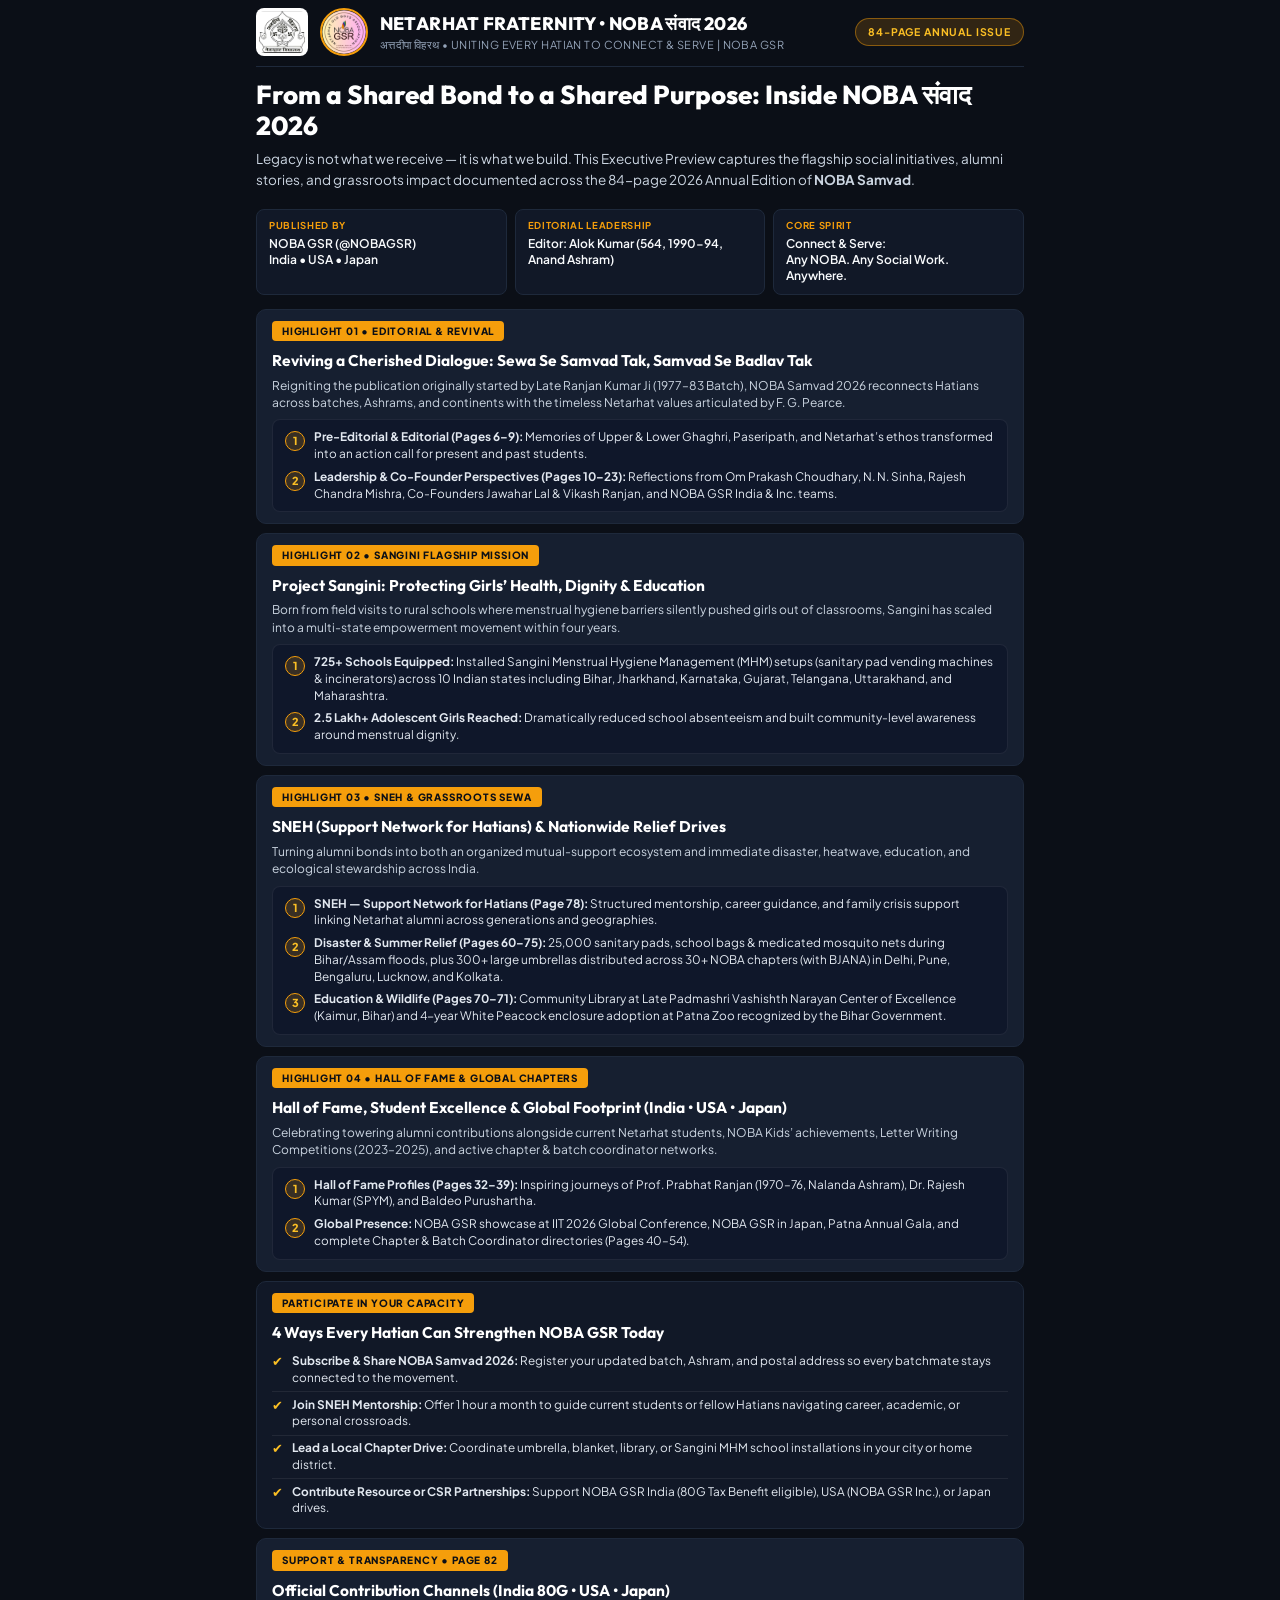
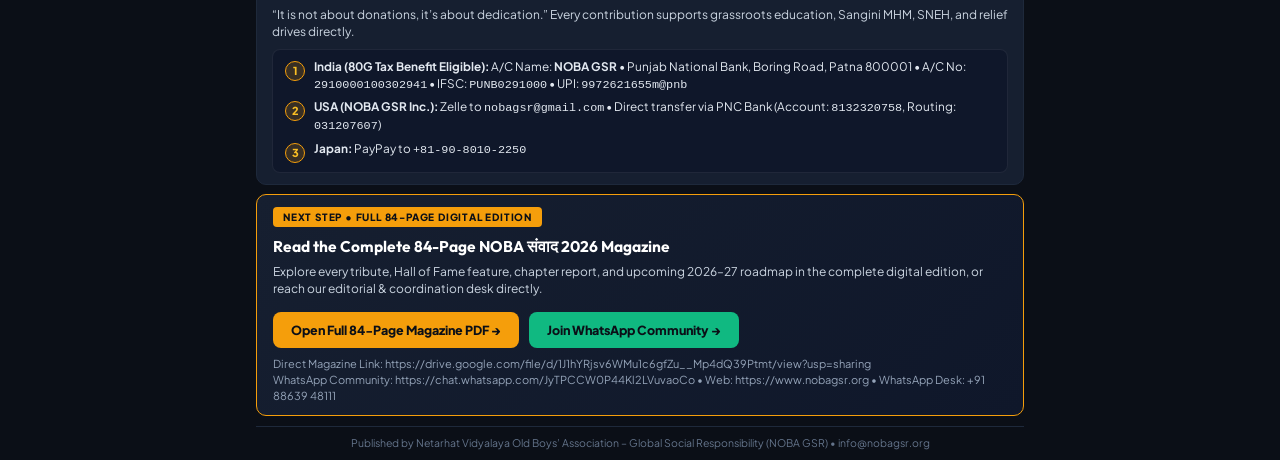
<file: highlights.html>
<!DOCTYPE html>
<html lang="en">
<head>
  <meta charset="UTF-8">
  <meta name="viewport" content="width=device-width, initial-scale=1.0">
  <title>NOBA संवाद 2026 — Official Highlights &amp; Impact Preview | NOBA GSR</title>
  <link rel="preconnect" href="https://fonts.googleapis.com">
  <link rel="preconnect" href="https://fonts.gstatic.com" crossorigin>
  <link href="https://fonts.googleapis.com/css2?family=Outfit:wght@600;700;800&family=Plus+Jakarta+Sans:wght@400;500;600;700&display=swap" rel="stylesheet">
  <style>
    @page {
      size: A4 portrait;
      margin: 14mm 16mm;
      background-color: #0b0f17;
    }

    * {
      box-sizing: border-box;
      margin: 0;
      padding: 0;
    }

    html, body {
      background-color: #0b0f17;
      color: #f8fafc;
      font-family: 'Plus Jakarta Sans', system-ui, -apple-system, sans-serif;
      font-size: 12.2px;
      line-height: 1.45;
      -webkit-print-color-adjust: exact !important;
      print-color-adjust: exact !important;
    }

    .doc-container {
      max-width: 780px;
      margin: 0 auto;
      padding: 8px 6px 12px;
    }

    .exec-header {
      display: flex;
      align-items: center;
      justify-content: space-between;
      border-bottom: 1px solid #1e293b;
      padding-bottom: 10px;
      margin-bottom: 12px;
      gap: 14px;
    }

    .exec-brand {
      display: flex;
      align-items: center;
      gap: 12px;
    }

    .exec-brand img {
      width: 48px;
      height: 48px;
      border-radius: 50%;
      border: 2px solid #f59e0b;
    }

    .exec-brand-title {
      font-family: 'Outfit', sans-serif;
      font-size: 18px;
      font-weight: 800;
      color: #ffffff;
      letter-spacing: 0.02em;
    }

    .exec-brand-sub {
      font-size: 11px;
      color: #94a3b8;
      letter-spacing: 0.04em;
      text-transform: uppercase;
    }

    .exec-pill {
      background: rgba(245, 158, 11, 0.16);
      border: 1px solid rgba(245, 158, 11, 0.45);
      color: #fbbf24;
      font-size: 10.5px;
      font-weight: 700;
      text-transform: uppercase;
      letter-spacing: 0.08em;
      padding: 5px 12px;
      border-radius: 999px;
      white-space: nowrap;
    }

    .hero-banner {
      margin-bottom: 18px;
      break-inside: avoid !important;
      page-break-inside: avoid !important;
    }

    h1 {
      font-family: 'Outfit', sans-serif;
      font-size: 26px;
      font-weight: 800;
      color: #ffffff;
      line-height: 1.2;
      margin-bottom: 8px;
      break-after: avoid !important;
    }

    .hero-sub {
      color: #cbd5e1;
      font-size: 13.5px;
      line-height: 1.55;
    }

    .meta-grid {
      display: grid;
      grid-template-columns: repeat(3, 1fr);
      gap: 8px;
      margin: 10px 0 14px;
      break-inside: avoid !important;
      page-break-inside: avoid !important;
    }

    .meta-card {
      background: #111827;
      border: 1px solid #1e293b;
      border-radius: 8px;
      padding: 9px 12px;
    }

    .meta-label {
      font-size: 9.5px;
      font-weight: 700;
      text-transform: uppercase;
      letter-spacing: 0.07em;
      color: #f59e0b;
      margin-bottom: 3px;
    }

    .meta-val {
      font-size: 12px;
      font-weight: 600;
      color: #f8fafc;
      line-height: 1.35;
    }

    .system-block {
      background: #161f30;
      border: 1px solid #1e293b;
      border-radius: 10px;
      padding: 11px 15px;
      margin-bottom: 9px;
      break-inside: avoid !important;
      page-break-inside: avoid !important;
    }

    .system-tag {
      display: inline-block;
      background: #f59e0b;
      color: #0b0f17;
      font-size: 10px;
      font-weight: 800;
      text-transform: uppercase;
      letter-spacing: 0.08em;
      padding: 3px 10px;
      border-radius: 4px;
      margin-bottom: 8px;
    }

    h2 {
      font-family: 'Outfit', sans-serif;
      font-size: 15.5px;
      font-weight: 700;
      color: #ffffff;
      margin-bottom: 5px;
      break-after: avoid !important;
    }

    .block-desc {
      color: #cbd5e1;
      font-size: 12px;
      margin-bottom: 8px;
    }

    .action-box {
      background: #0f172a;
      border: 1px solid rgba(255, 255, 255, 0.07);
      border-radius: 8px;
      padding: 9px 12px;
    }

    .step-item {
      display: flex;
      align-items: flex-start;
      gap: 9px;
      margin-bottom: 6px;
    }

    .step-item:last-child {
      margin-bottom: 0;
    }

    .step-badge {
      flex-shrink: 0;
      width: 20px;
      height: 20px;
      border-radius: 50%;
      background: rgba(245, 158, 11, 0.18);
      border: 1px solid #f59e0b;
      color: #fbbf24;
      font-size: 11px;
      font-weight: 800;
      display: inline-flex;
      align-items: center;
      justify-content: center;
      margin-top: 2px;
    }

    .step-text {
      font-size: 11.8px;
      color: #e2e8f0;
      line-height: 1.42;
    }

    .checklist-card {
      background: #111827;
      border: 1px solid #1e293b;
      border-radius: 10px;
      padding: 11px 15px;
      margin-top: 8px;
      margin-bottom: 9px;
      break-inside: avoid !important;
      page-break-inside: avoid !important;
    }

    .checklist-row {
      display: flex;
      align-items: flex-start;
      gap: 9px;
      padding: 4.5px 0;
      border-bottom: 1px solid rgba(255, 255, 255, 0.07);
    }

    .checklist-row:last-child {
      border-bottom: none;
      padding-bottom: 0;
    }

    .check-gold {
      color: #fbbf24;
      font-weight: 800;
      font-size: 13px;
      line-height: 1.35;
    }

    .cta-card {
      background: linear-gradient(135deg, #161f30 0%, #0f172a 100%);
      border: 1.5px solid #f59e0b;
      border-radius: 10px;
      padding: 12px 16px;
      margin-top: 8px;
      break-inside: avoid !important;
      page-break-inside: avoid !important;
    }

    .cta-btn {
      display: inline-block;
      margin-top: 8px;
      background: #f59e0b;
      color: #0b0f17;
      font-weight: 800;
      font-size: 12.5px;
      text-decoration: none;
      padding: 9px 18px;
      border-radius: 8px;
    }

    .printable-link {
      margin-top: 8px;
      font-size: 11px;
      color: #94a3b8;
      overflow-wrap: anywhere;
    }

    .doc-footer {
      margin-top: 10px;
      padding-top: 8px;
      border-top: 1px solid #1e293b;
      text-align: center;
      font-size: 10.5px;
      color: #64748b;
    }

    @media print {
      .no-print { display: none; }
    }
  </style>
</head>
<body>
  <div class="doc-container">
    <header class="exec-header">
      <div class="exec-brand">
        <img src="assets/netarhat-crest.png" alt="Netarhat Vidyalaya Crest" style="border-radius: 8px; border: none; background: #ffffff; padding: 3px; width: auto; height: 48px;">
        <img src="assets/noba-gsr-logo.png" alt="NOBA GSR Logo">
        <div>
          <div class="exec-brand-title">NETARHAT FRATERNITY &bull; NOBA संवाद 2026</div>
          <div class="exec-brand-sub">अत्तदीपा विहरथ &bull; Uniting Every Hatian to Connect &amp; Serve | NOBA GSR</div>
        </div>
      </div>
      <div class="exec-pill">84-Page Annual Issue</div>
    </header>

    <section class="hero-banner">
      <h1>From a Shared Bond to a Shared Purpose: Inside NOBA संवाद 2026</h1>
      <p class="hero-sub">
        Legacy is not what we receive &mdash; it is what we build. This Executive Preview captures the flagship social initiatives, alumni stories, and grassroots impact documented across the 84-page 2026 Annual Edition of <strong>NOBA Samvad</strong>.
      </p>
    </section>

    <section class="meta-grid">
      <div class="meta-card">
        <div class="meta-label">Published By</div>
        <div class="meta-val">NOBA GSR (@NOBAGSR)<br>India &bull; USA &bull; Japan</div>
      </div>
      <div class="meta-card">
        <div class="meta-label">Editorial Leadership</div>
        <div class="meta-val">Editor: Alok Kumar (564, 1990-94, Anand Ashram)</div>
      </div>
      <div class="meta-card">
        <div class="meta-label">Core Spirit</div>
        <div class="meta-val">Connect &amp; Serve:<br>Any NOBA. Any Social Work. Anywhere.</div>
      </div>
    </section>

    <article class="system-block">
      <span class="system-tag">HIGHLIGHT 01 &bull; EDITORIAL &amp; REVIVAL</span>
      <h2>Reviving a Cherished Dialogue: Sewa Se Samvad Tak, Samvad Se Badlav Tak</h2>
      <p class="block-desc">
        Reigniting the publication originally started by Late Ranjan Kumar Ji (1977&ndash;83 Batch), NOBA Samvad 2026 reconnects Hatians across batches, Ashrams, and continents with the timeless Netarhat values articulated by F. G. Pearce.
      </p>
      <div class="action-box">
        <div class="step-item">
          <span class="step-badge">1</span>
          <div class="step-text"><strong>Pre-Editorial &amp; Editorial (Pages 6&ndash;9):</strong> Memories of Upper &amp; Lower Ghaghri, Paseripath, and Netarhat&rsquo;s ethos transformed into an action call for present and past students.</div>
        </div>
        <div class="step-item">
          <span class="step-badge">2</span>
          <div class="step-text"><strong>Leadership &amp; Co-Founder Perspectives (Pages 10&ndash;23):</strong> Reflections from Om Prakash Choudhary, N. N. Sinha, Rajesh Chandra Mishra, Co-Founders Jawahar Lal &amp; Vikash Ranjan, and NOBA GSR India &amp; Inc. teams.</div>
        </div>
      </div>
    </article>

    <article class="system-block">
      <span class="system-tag">HIGHLIGHT 02 &bull; SANGINI FLAGSHIP MISSION</span>
      <h2>Project Sangini: Protecting Girls&rsquo; Health, Dignity &amp; Education</h2>
      <p class="block-desc">
        Born from field visits to rural schools where menstrual hygiene barriers silently pushed girls out of classrooms, Sangini has scaled into a multi-state empowerment movement within four years.
      </p>
      <div class="action-box">
        <div class="step-item">
          <span class="step-badge">1</span>
          <div class="step-text"><strong>725+ Schools Equipped:</strong> Installed Sangini Menstrual Hygiene Management (MHM) setups (sanitary pad vending machines &amp; incinerators) across 10 Indian states including Bihar, Jharkhand, Karnataka, Gujarat, Telangana, Uttarakhand, and Maharashtra.</div>
        </div>
        <div class="step-item">
          <span class="step-badge">2</span>
          <div class="step-text"><strong>2.5 Lakh+ Adolescent Girls Reached:</strong> Dramatically reduced school absenteeism and built community-level awareness around menstrual dignity.</div>
        </div>
      </div>
    </article>

    <article class="system-block">
      <span class="system-tag">HIGHLIGHT 03 &bull; SNEH &amp; GRASSROOTS SEWA</span>
      <h2>SNEH (Support Network for Hatians) &amp; Nationwide Relief Drives</h2>
      <p class="block-desc">
        Turning alumni bonds into both an organized mutual-support ecosystem and immediate disaster, heatwave, education, and ecological stewardship across India.
      </p>
      <div class="action-box">
        <div class="step-item">
          <span class="step-badge">1</span>
          <div class="step-text"><strong>SNEH &mdash; Support Network for Hatians (Page 78):</strong> Structured mentorship, career guidance, and family crisis support linking Netarhat alumni across generations and geographies.</div>
        </div>
        <div class="step-item">
          <span class="step-badge">2</span>
          <div class="step-text"><strong>Disaster &amp; Summer Relief (Pages 60&ndash;75):</strong> 25,000 sanitary pads, school bags &amp; medicated mosquito nets during Bihar/Assam floods, plus 300+ large umbrellas distributed across 30+ NOBA chapters (with BJANA) in Delhi, Pune, Bengaluru, Lucknow, and Kolkata.</div>
        </div>
        <div class="step-item">
          <span class="step-badge">3</span>
          <div class="step-text"><strong>Education &amp; Wildlife (Pages 70&ndash;71):</strong> Community Library at Late Padmashri Vashishth Narayan Center of Excellence (Kaimur, Bihar) and 4-year White Peacock enclosure adoption at Patna Zoo recognized by the Bihar Government.</div>
        </div>
      </div>
    </article>

    <article class="system-block">
      <span class="system-tag">HIGHLIGHT 04 &bull; HALL OF FAME &amp; GLOBAL CHAPTERS</span>
      <h2>Hall of Fame, Student Excellence &amp; Global Footprint (India &bull; USA &bull; Japan)</h2>
      <p class="block-desc">
        Celebrating towering alumni contributions alongside current Netarhat students, NOBA Kids&rsquo; achievements, Letter Writing Competitions (2023&ndash;2025), and active chapter &amp; batch coordinator networks.
      </p>
      <div class="action-box">
        <div class="step-item">
          <span class="step-badge">1</span>
          <div class="step-text"><strong>Hall of Fame Profiles (Pages 32&ndash;39):</strong> Inspiring journeys of Prof. Prabhat Ranjan (1970&ndash;76, Nalanda Ashram), Dr. Rajesh Kumar (SPYM), and Baldeo Purushartha.</div>
        </div>
        <div class="step-item">
          <span class="step-badge">2</span>
          <div class="step-text"><strong>Global Presence:</strong> NOBA GSR showcase at IIT 2026 Global Conference, NOBA GSR in Japan, Patna Annual Gala, and complete Chapter &amp; Batch Coordinator directories (Pages 40&ndash;54).</div>
        </div>
      </div>
    </article>

    <section class="checklist-card">
      <span class="system-tag">PARTICIPATE IN YOUR CAPACITY</span>
      <h2>4 Ways Every Hatian Can Strengthen NOBA GSR Today</h2>
      <div class="checklist-row">
        <span class="check-gold">&#10004;</span>
        <div class="step-text"><strong>Subscribe &amp; Share NOBA Samvad 2026:</strong> Register your updated batch, Ashram, and postal address so every batchmate stays connected to the movement.</div>
      </div>
      <div class="checklist-row">
        <span class="check-gold">&#10004;</span>
        <div class="step-text"><strong>Join SNEH Mentorship:</strong> Offer 1 hour a month to guide current students or fellow Hatians navigating career, academic, or personal crossroads.</div>
      </div>
      <div class="checklist-row">
        <span class="check-gold">&#10004;</span>
        <div class="step-text"><strong>Lead a Local Chapter Drive:</strong> Coordinate umbrella, blanket, library, or Sangini MHM school installations in your city or home district.</div>
      </div>
      <div class="checklist-row">
        <span class="check-gold">&#10004;</span>
        <div class="step-text"><strong>Contribute Resource or CSR Partnerships:</strong> Support NOBA GSR India (80G Tax Benefit eligible), USA (NOBA GSR Inc.), or Japan drives.</div>
      </div>
    </section>

    <article class="system-block">
      <span class="system-tag">SUPPORT &amp; TRANSPARENCY &bull; PAGE 82</span>
      <h2>Official Contribution Channels (India 80G &bull; USA &bull; Japan)</h2>
      <p class="block-desc">
        &ldquo;It is not about donations, it&rsquo;s about dedication.&rdquo; Every contribution supports grassroots education, Sangini MHM, SNEH, and relief drives directly.
      </p>
      <div class="action-box">
        <div class="step-item">
          <span class="step-badge">1</span>
          <div class="step-text"><strong>India (80G Tax Benefit Eligible):</strong> A/C Name: <strong>NOBA GSR</strong> &bull; Punjab National Bank, Boring Road, Patna 800001 &bull; A/C No: <code>2910000100302941</code> &bull; IFSC: <code>PUNB0291000</code> &bull; UPI: <code>9972621655m@pnb</code></div>
        </div>
        <div class="step-item">
          <span class="step-badge">2</span>
          <div class="step-text"><strong>USA (NOBA GSR Inc.):</strong> Zelle to <code>nobagsr@gmail.com</code> &bull; Direct transfer via PNC Bank (Account: <code>8132320758</code>, Routing: <code>031207607</code>)</div>
        </div>
        <div class="step-item">
          <span class="step-badge">3</span>
          <div class="step-text"><strong>Japan:</strong> PayPay to <code>+81-90-8010-2250</code></div>
        </div>
      </div>
    </article>

    <section class="cta-card">
      <span class="system-tag">NEXT STEP &bull; FULL 84-PAGE DIGITAL EDITION</span>
      <h2>Read the Complete 84-Page NOBA संवाद 2026 Magazine</h2>
      <p class="block-desc" style="margin-bottom: 6px;">
        Explore every tribute, Hall of Fame feature, chapter report, and upcoming 2026&ndash;27 roadmap in the complete digital edition, or reach our editorial &amp; coordination desk directly.
      </p>
      <a href="https://drive.google.com/file/d/1J1hYRjsv6WMu1c6gfZu__Mp4dQ39Ptmt/view?usp=sharing" target="_blank" class="cta-btn">Open Full 84-Page Magazine PDF &rarr;</a>
      <a href="https://chat.whatsapp.com/JyTPCCW0P44Kl2LVuvaoCo" target="_blank" class="cta-btn" style="background: #10b981; margin-left: 8px;">Join WhatsApp Community &rarr;</a>
      <p class="printable-link">
        Direct Magazine Link: https://drive.google.com/file/d/1J1hYRjsv6WMu1c6gfZu__Mp4dQ39Ptmt/view?usp=sharing<br>
        WhatsApp Community: https://chat.whatsapp.com/JyTPCCW0P44Kl2LVuvaoCo &bull; Web: https://www.nobagsr.org &bull; WhatsApp Desk: +91 88639 48111
      </p>
    </section>

    <footer class="doc-footer">
      Published by Netarhat Vidyalaya Old Boys&rsquo; Association &ndash; Global Social Responsibility (NOBA GSR) &bull; info@nobagsr.org
    </footer>
  </div>
</body>
</html>
</file>
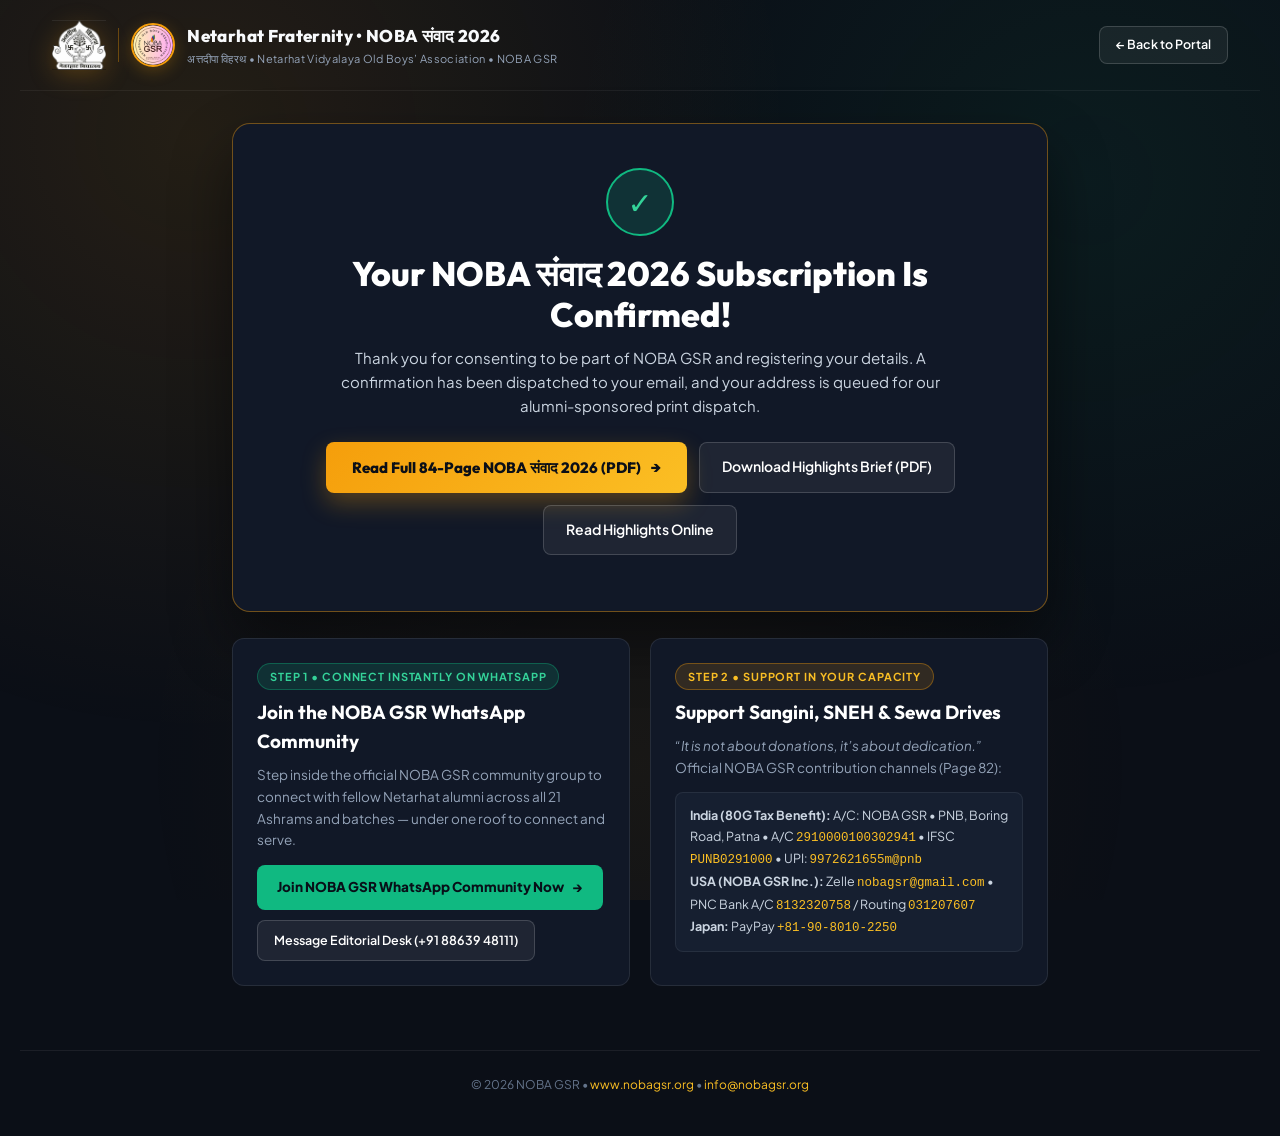
<file: thank-you.html>
<!DOCTYPE html>
<html lang="en">
<head>
  <meta charset="UTF-8">
  <meta name="viewport" content="width=device-width, initial-scale=1.0">
  <title>Subscription Confirmed | NOBA संवाद 2026 &bull; NOBA GSR</title>
  <link rel="preconnect" href="https://fonts.googleapis.com">
  <link rel="preconnect" href="https://fonts.gstatic.com" crossorigin>
  <link href="https://fonts.googleapis.com/css2?family=Outfit:wght@600;700;800&family=Plus+Jakarta+Sans:wght@400;500;600;700&display=swap" rel="stylesheet">
  <link rel="stylesheet" href="style.css?v=4">
  <style>
    .ty-wrapper {
      max-width: 880px;
      margin: 0 auto;
      padding: 32px clamp(16px, 4vw, 32px) 64px;
      position: relative;
      z-index: 1;
    }

    .ty-card {
      background: var(--bg-surface);
      border: 1px solid var(--border-gold);
      border-radius: var(--radius-lg);
      padding: clamp(26px, 4vw, 44px);
      text-align: center;
      box-shadow: 0 30px 60px rgba(0, 0, 0, 0.45);
    }

    .check-badge {
      width: 68px;
      height: 68px;
      border-radius: 50%;
      background: rgba(16, 185, 129, 0.16);
      border: 2px solid var(--accent-emerald);
      color: #34d399;
      display: inline-flex;
      align-items: center;
      justify-content: center;
      font-size: 30px;
      margin-bottom: 18px;
    }

    .ty-title {
      font-family: var(--font-display);
      font-size: clamp(24px, 3.8vw, 34px);
      font-weight: 800;
      color: #ffffff;
      line-height: 1.2;
      margin-bottom: 10px;
    }

    .ty-sub {
      font-size: 15px;
      color: var(--text-secondary);
      max-width: 650px;
      margin: 0 auto 24px;
      line-height: 1.6;
    }

    .summary-strip {
      background: var(--bg-card);
      border: 1px solid var(--border-subtle);
      border-radius: var(--radius-md);
      padding: 16px 20px;
      margin: 0 auto 26px;
      text-align: left;
      display: grid;
      grid-template-columns: repeat(2, 1fr);
      gap: 10px 20px;
      font-size: 13px;
      color: var(--text-secondary);
    }

    .summary-strip strong {
      color: var(--accent-gold-bright);
    }

    .cta-group {
      display: flex;
      flex-wrap: wrap;
      justify-content: center;
      gap: 12px;
      margin-bottom: 12px;
    }

    .btn-primary-gold {
      display: inline-flex;
      align-items: center;
      justify-content: center;
      gap: 10px;
      background: linear-gradient(135deg, #f59e0b 0%, #fbbf24 100%);
      color: #0b0f17;
      font-family: var(--font-display);
      font-weight: 800;
      font-size: 15px;
      padding: 14px 26px;
      border-radius: var(--radius-sm);
      text-decoration: none;
      box-shadow: 0 10px 25px rgba(245, 158, 11, 0.3);
      transition: transform 0.2s var(--ease-spring);
    }

    .btn-primary-gold:hover {
      transform: translateY(-2px);
    }

    .btn-secondary-dark {
      display: inline-flex;
      align-items: center;
      justify-content: center;
      gap: 8px;
      background: rgba(255, 255, 255, 0.06);
      border: 1px solid rgba(255, 255, 255, 0.16);
      color: #ffffff;
      font-weight: 600;
      font-size: 14px;
      padding: 13px 22px;
      border-radius: var(--radius-sm);
      text-decoration: none;
      transition: border-color 0.2s ease, background 0.2s ease;
    }

    .btn-secondary-dark:hover {
      border-color: var(--accent-gold);
      background: rgba(245, 158, 11, 0.08);
    }

    .ty-grid-2 {
      display: grid;
      grid-template-columns: 1fr 1fr;
      gap: 20px;
      margin-top: 26px;
      text-align: left;
    }

    .ty-panel {
      background: var(--bg-surface);
      border: 1px solid var(--border-subtle);
      border-radius: var(--radius-md);
      padding: 24px;
    }

    .ty-panel h3 {
      font-family: var(--font-display);
      font-size: 19px;
      font-weight: 700;
      color: #ffffff;
      margin: 8px 0 8px;
    }

    .ty-panel p {
      font-size: 13.5px;
      color: var(--text-muted);
      line-height: 1.6;
      margin-bottom: 14px;
    }

    .btn-whatsapp {
      display: inline-flex;
      align-items: center;
      gap: 8px;
      background: #10b981;
      color: #080f18;
      font-weight: 800;
      font-size: 13.5px;
      padding: 12px 20px;
      border-radius: var(--radius-sm);
      text-decoration: none;
      transition: transform 0.2s var(--ease-spring);
    }

    .btn-whatsapp:hover {
      transform: translateY(-2px);
    }

    .support-details {
      background: var(--bg-card);
      border: 1px solid rgba(255, 255, 255, 0.07);
      border-radius: var(--radius-sm);
      padding: 12px 14px;
      font-size: 12.5px;
      color: var(--text-secondary);
      line-height: 1.65;
    }

    .support-details code {
      color: var(--accent-gold-bright);
      font-family: monospace;
    }

    @media (max-width: 760px) {
      .summary-strip,
      .ty-grid-2 {
        grid-template-columns: 1fr;
      }
    }
  </style>
</head>
<body>
  <div class="bg-glow"></div>

  <header class="site-header">
    <a href="index.html" class="brand-lockup">
      <img src="assets/netarhat-crest.png" alt="Netarhat Vidyalaya Crest" class="crest-logo">
      <span class="brand-divider" aria-hidden="true"></span>
      <img src="assets/noba-gsr-logo.png" alt="NOBA GSR Emblem" class="brand-logo">
      <div class="brand-text-group">
        <span class="brand-title">Netarhat Fraternity &bull; NOBA संवाद 2026</span>
        <span class="brand-subtitle">अत्तदीपा विहरथ &bull; Netarhat Vidyalaya Old Boys&rsquo; Association &bull; NOBA GSR</span>
      </div>
    </a>
    <div class="header-actions">
      <a href="index.html" class="btn-secondary-dark" style="padding: 8px 16px; font-size: 12.5px;">&larr; Back to Portal</a>
    </div>
  </header>

  <main class="ty-wrapper">
    <section class="ty-card">
      <div class="check-badge">&#10003;</div>
      <h1 class="ty-title" id="ty-headline">Your NOBA संवाद 2026 Subscription Is Confirmed!</h1>
      <p class="ty-sub" id="ty-subline">
        Thank you for consenting to be part of NOBA GSR and registering your details. A confirmation has been dispatched to your email, and your address is queued for our alumni-sponsored print dispatch.
      </p>

      <div id="subscriber-summary" class="summary-strip" style="display: none;"></div>

      <div class="cta-group">
        <a href="https://drive.google.com/file/d/1J1hYRjsv6WMu1c6gfZu__Mp4dQ39Ptmt/view?usp=sharing" target="_blank" rel="noopener" class="btn-primary-gold">
          <span>Read Full 84-Page NOBA संवाद 2026 (PDF)</span>
          <span>&rarr;</span>
        </a>
        <a href="noba-samvad-2026-highlights.pdf" download="NOBA-Samvad-2026-Highlights.pdf" class="btn-secondary-dark">
          <span>Download Highlights Brief (PDF)</span>
        </a>
        <a href="highlights.html" target="_blank" class="btn-secondary-dark">
          <span>Read Highlights Online</span>
        </a>
      </div>
    </section>

    <section class="ty-grid-2">
      <article class="ty-panel">
        <span class="optin-badge" style="margin-bottom: 0;">Step 1 &bull; Connect Instantly on WhatsApp</span>
        <h3>Join the NOBA GSR WhatsApp Community</h3>
        <p>
          Step inside the official NOBA GSR community group to connect with fellow Netarhat alumni across all 21 Ashrams and batches &mdash; under one roof to connect and serve.
        </p>
        <div style="display: flex; flex-direction: column; gap: 10px; align-items: flex-start;">
          <a href="https://chat.whatsapp.com/JyTPCCW0P44Kl2LVuvaoCo" target="_blank" rel="noopener" class="btn-whatsapp">
            <span>Join NOBA GSR WhatsApp Community Now</span>
            <span>&rarr;</span>
          </a>
          <a id="whatsapp-connect-btn" href="https://wa.me/918863948111?text=Namaste%20NOBA%20GSR%20Team!%20I%20just%20subscribed%20to%20NOBA%20Samvad%202026%20and%20would%20love%20to%20connect." target="_blank" rel="noopener" class="btn-secondary-dark" style="font-size: 12.5px; padding: 10px 16px;">
            <span>Message Editorial Desk (+91 88639 48111)</span>
          </a>
        </div>
      </article>

      <article class="ty-panel">
        <span class="optin-badge" style="background: rgba(245, 158, 11, 0.14); border-color: rgba(245, 158, 11, 0.35); color: #fbbf24; margin-bottom: 0;">Step 2 &bull; Support in Your Capacity</span>
        <h3>Support Sangini, SNEH &amp; Sewa Drives</h3>
        <p>
          <em>&ldquo;It is not about donations, it&rsquo;s about dedication.&rdquo;</em> Official NOBA GSR contribution channels (Page 82):
        </p>
        <div class="support-details">
          <strong>India (80G Tax Benefit):</strong> A/C: NOBA GSR &bull; PNB, Boring Road, Patna &bull; A/C <code>2910000100302941</code> &bull; IFSC <code>PUNB0291000</code> &bull; UPI: <code>9972621655m@pnb</code><br>
          <strong>USA (NOBA GSR Inc.):</strong> Zelle <code>nobagsr@gmail.com</code> &bull; PNC Bank A/C <code>8132320758</code> / Routing <code>031207607</code><br>
          <strong>Japan:</strong> PayPay <code>+81-90-8010-2250</code>
        </div>
      </article>
    </section>
  </main>

  <footer class="site-footer">
    <p>&copy; 2026 NOBA GSR &bull; <a href="https://www.nobagsr.org" target="_blank" rel="noopener">www.nobagsr.org</a> &bull; <a href="mailto:info@nobagsr.org">info@nobagsr.org</a></p>
  </footer>

  <script>
    document.addEventListener('DOMContentLoaded', function () {
      try {
        const raw = localStorage.getItem('noba_samvad_subscriber');
        if (!raw) return;
        const data = JSON.parse(raw);

        const headline = document.getElementById('ty-headline');
        if (headline && data.name) {
          headline.textContent = 'Thank You, ' + data.name + '! Your Subscription Is Confirmed';
        }

        const summary = document.getElementById('subscriber-summary');
        if (summary) {
          summary.style.display = 'grid';
          summary.innerHTML =
            '<div><strong>Alumni Record:</strong> ' + escapeHtml(data.name) + ' (Roll ' + escapeHtml(data.roll_no) + ')</div>' +
            '<div><strong>Batch &amp; Ashram:</strong> ' + escapeHtml(data.batch) + ' &bull; ' + escapeHtml(data.ashram) + '</div>' +
            '<div><strong>Edition Format:</strong> ' + escapeHtml(data.format) + '</div>' +
            '<div><strong>Dispatch Destination:</strong> ' + escapeHtml(data.country) + ' &mdash; PIN ' + escapeHtml(data.pincode) + '</div>';
        }

        const waBtn = document.getElementById('whatsapp-connect-btn');
        if (waBtn && data.name) {
          const msg =
            'Namaste NOBA GSR Team! I just subscribed to NOBA Samvad 2026.\n' +
            'Name: ' + data.name + '\n' +
            'Roll No: ' + (data.roll_no || '-') + '\n' +
            'Batch: ' + (data.batch || '-') + '\n' +
            'Ashram: ' + (data.ashram || '-') + '\n' +
            'Contribution Interest: ' + (data.contribution || 'Open to contribute');
          waBtn.href = 'https://wa.me/918863948111?text=' + encodeURIComponent(msg);
        }
      } catch (e) {}
    });

    function escapeHtml(str) {
      return String(str || '')
        .replace(/&/g, '&amp;')
        .replace(/</g, '&lt;')
        .replace(/>/g, '&gt;')
        .replace(/"/g, '&quot;');
    }
  </script>
</body>
</html>
</file>
<file: style.css>
:root {
  --bg-canvas: #0b0f17;
  --bg-surface: #111827;
  --bg-card: #161f30;
  --bg-glass: rgba(17, 24, 39, 0.84);
  --border-subtle: rgba(255, 255, 255, 0.09);
  --border-gold: rgba(245, 158, 11, 0.42);
  --text-primary: #f8fafc;
  --text-secondary: #cbd5e1;
  --text-muted: #94a3b8;
  --text-dim: #64748b;
  --accent-gold: #f59e0b;
  --accent-gold-bright: #fbbf24;
  --accent-gold-hover: #d97706;
  --accent-emerald: #10b981;
  --font-display: 'Outfit', system-ui, -apple-system, sans-serif;
  --font-sans: 'Plus Jakarta Sans', system-ui, -apple-system, sans-serif;
  --ease-spring: cubic-bezier(0.16, 1, 0.3, 1);
  --radius-lg: 18px;
  --radius-md: 12px;
  --radius-sm: 8px;
}

* {
  box-sizing: border-box;
  margin: 0;
  padding: 0;
  -webkit-tap-highlight-color: transparent;
}

html {
  scroll-behavior: smooth;
}

body {
  background-color: var(--bg-canvas);
  color: var(--text-primary);
  font-family: var(--font-sans);
  line-height: 1.55;
  min-height: 100vh;
  overflow-x: hidden;
  position: relative;
}

.bg-glow {
  position: fixed;
  inset: 0;
  pointer-events: none;
  z-index: 0;
  background:
    radial-gradient(circle at 15% 15%, rgba(245, 158, 11, 0.11) 0%, transparent 45%),
    radial-gradient(circle at 85% 20%, rgba(16, 185, 129, 0.08) 0%, transparent 40%),
    radial-gradient(circle at 50% 85%, rgba(245, 158, 11, 0.06) 0%, transparent 50%);
}

.site-header,
.main-wrapper,
.site-footer {
  position: relative;
  z-index: 1;
}

/* Header */
.site-header {
  max-width: 1240px;
  margin: 0 auto;
  padding: 20px clamp(16px, 4vw, 32px);
  display: flex;
  align-items: center;
  justify-content: space-between;
  gap: 16px;
  border-bottom: 1px solid rgba(255, 255, 255, 0.06);
}

.brand-lockup {
  display: flex;
  align-items: center;
  gap: 12px;
  text-decoration: none;
  color: var(--text-primary);
}

.crest-logo {
  height: 50px;
  width: auto;
  filter: drop-shadow(0 4px 12px rgba(245, 158, 11, 0.25));
  flex-shrink: 0;
}

.brand-divider {
  width: 1px;
  height: 34px;
  background: rgba(245, 158, 11, 0.35);
  flex-shrink: 0;
}

.brand-logo {
  width: 44px;
  height: 44px;
  border-radius: 50%;
  border: 2px solid var(--accent-gold);
  box-shadow: 0 4px 16px rgba(245, 158, 11, 0.25);
  flex-shrink: 0;
}

.brand-text-group {
  display: flex;
  flex-direction: column;
}

.brand-title {
  font-family: var(--font-display);
  font-size: 17px;
  font-weight: 800;
  letter-spacing: 0.02em;
  color: var(--text-primary);
}

.brand-subtitle {
  font-size: 11px;
  color: var(--text-muted);
  letter-spacing: 0.03em;
}

.header-actions {
  display: flex;
  align-items: center;
  gap: 14px;
}

.header-badge {
  font-size: 11px;
  font-weight: 700;
  text-transform: uppercase;
  letter-spacing: 0.06em;
  padding: 5px 12px;
  border-radius: 999px;
  background: rgba(245, 158, 11, 0.14);
  color: var(--accent-gold-bright);
  border: 1px solid rgba(245, 158, 11, 0.35);
}

.header-cta {
  font-size: 13px;
  font-weight: 700;
  color: var(--bg-canvas);
  background: var(--accent-gold);
  padding: 9px 18px;
  border-radius: 999px;
  text-decoration: none;
  transition: transform 0.2s var(--ease-spring), background 0.2s ease;
}

.header-cta:hover {
  background: var(--accent-gold-bright);
  transform: translateY(-2px);
}

/* Main Container */
.main-wrapper {
  max-width: 1240px;
  margin: 0 auto;
  padding: clamp(24px, 4vw, 44px) clamp(16px, 4vw, 32px) 64px;
}

/* Hero Top Intro */
.hero-intro {
  position: relative;
  text-align: center;
  max-width: 960px;
  margin: 0 auto 36px;
  padding: clamp(24px, 4vw, 38px) clamp(18px, 4vw, 36px);
  border-radius: var(--radius-lg);
  border: 1px solid rgba(245, 158, 11, 0.22);
  background:
    linear-gradient(180deg, rgba(11, 15, 23, 0.78) 0%, rgba(11, 15, 23, 0.92) 100%),
    url('assets/netarhat-aerial.jpg') center/cover no-repeat;
  box-shadow: 0 24px 50px rgba(0, 0, 0, 0.45);
}

/* Netarhat Heritage Photo Strip */
.heritage-section {
  margin-top: 52px;
}

.heritage-grid {
  display: grid;
  grid-template-columns: repeat(3, 1fr);
  gap: 18px;
}

.heritage-card {
  background: var(--bg-surface);
  border: 1px solid var(--border-subtle);
  border-radius: var(--radius-md);
  overflow: hidden;
  display: flex;
  flex-direction: column;
  transition: transform 0.25s var(--ease-spring), border-color 0.25s ease;
}

.heritage-card:hover {
  transform: translateY(-4px);
  border-color: var(--border-gold);
}

.heritage-photo {
  width: 100%;
  height: 220px;
  object-fit: cover;
  object-position: center;
  border-bottom: 1px solid var(--border-subtle);
}

.heritage-caption {
  padding: 14px 16px;
}

.heritage-caption strong {
  display: block;
  font-family: var(--font-display);
  font-size: 15px;
  color: var(--accent-gold-bright);
  margin-bottom: 3px;
}

.heritage-caption span {
  font-size: 12.5px;
  color: var(--text-muted);
  line-height: 1.5;
}

.pill-badge {
  display: inline-flex;
  align-items: center;
  gap: 8px;
  padding: 6px 16px;
  border-radius: 999px;
  background: rgba(245, 158, 11, 0.12);
  border: 1px solid rgba(245, 158, 11, 0.35);
  color: var(--accent-gold-bright);
  font-size: 12px;
  font-weight: 700;
  letter-spacing: 0.04em;
  text-transform: uppercase;
  margin-bottom: 18px;
}

.pill-dot {
  width: 7px;
  height: 7px;
  border-radius: 50%;
  background: var(--accent-gold-bright);
  box-shadow: 0 0 10px var(--accent-gold-bright);
}

.hero-headline {
  font-family: var(--font-display);
  font-size: clamp(28px, 4.2vw, 48px);
  font-weight: 800;
  line-height: 1.15;
  letter-spacing: -0.02em;
  color: #ffffff;
  margin-bottom: 14px;
}

.hero-headline .gold-text {
  color: var(--accent-gold-bright);
}

.hero-subheadline {
  font-size: clamp(15px, 1.7vw, 18px);
  color: var(--text-secondary);
  line-height: 1.6;
  max-width: 760px;
  margin: 0 auto;
}

/* 2-Column Hero Grid */
.hero-grid {
  display: grid;
  grid-template-columns: 1.05fr 0.95fr;
  gap: clamp(24px, 3.5vw, 44px);
  align-items: start;
}

/* Left Column: Cover + Highlights */
.showcase-column {
  display: flex;
  flex-direction: column;
  gap: 24px;
}

.cover-showcase {
  display: grid;
  grid-template-columns: 220px 1fr;
  gap: 24px;
  align-items: center;
  background: linear-gradient(145deg, rgba(22, 31, 48, 0.9), rgba(17, 24, 39, 0.75));
  border: 1px solid var(--border-subtle);
  border-radius: var(--radius-lg);
  padding: 24px;
}

.magazine-cover-img {
  width: 100%;
  max-width: 220px;
  border-radius: 8px;
  filter: drop-shadow(0 20px 35px rgba(0, 0, 0, 0.65));
  display: block;
}

.cover-meta-tag {
  display: inline-block;
  font-size: 11px;
  font-weight: 700;
  text-transform: uppercase;
  letter-spacing: 0.07em;
  color: var(--accent-gold-bright);
  margin-bottom: 8px;
}

.cover-meta-title {
  font-family: var(--font-display);
  font-size: 22px;
  font-weight: 800;
  color: #ffffff;
  line-height: 1.25;
  margin-bottom: 10px;
}

.cover-meta-desc {
  font-size: 14px;
  color: var(--text-secondary);
  line-height: 1.6;
  margin-bottom: 16px;
}

.stats-mini-grid {
  display: grid;
  grid-template-columns: repeat(2, 1fr);
  gap: 10px;
}

.stat-mini {
  background: rgba(11, 15, 23, 0.65);
  border: 1px solid rgba(255, 255, 255, 0.07);
  border-radius: var(--radius-sm);
  padding: 10px 12px;
}

.stat-mini strong {
  display: block;
  font-family: var(--font-display);
  font-size: 18px;
  font-weight: 800;
  color: var(--accent-gold-bright);
  line-height: 1.2;
}

.stat-mini span {
  font-size: 11.5px;
  color: var(--text-muted);
}

/* Highlights Card */
.highlights-card {
  background: var(--bg-surface);
  border: 1px solid var(--border-subtle);
  border-radius: var(--radius-lg);
  padding: 26px;
}

.section-label {
  font-size: 11px;
  font-weight: 700;
  text-transform: uppercase;
  letter-spacing: 0.08em;
  color: var(--accent-gold-bright);
  margin-bottom: 14px;
}

.value-bullets {
  list-style: none;
  display: flex;
  flex-direction: column;
  gap: 16px;
}

.value-bullet-item {
  display: flex;
  align-items: flex-start;
  gap: 14px;
}

.bullet-num {
  flex-shrink: 0;
  width: 32px;
  height: 32px;
  border-radius: 8px;
  background: rgba(245, 158, 11, 0.14);
  border: 1px solid rgba(245, 158, 11, 0.35);
  color: var(--accent-gold-bright);
  font-family: var(--font-display);
  font-size: 13px;
  font-weight: 800;
  display: flex;
  align-items: center;
  justify-content: center;
  margin-top: 2px;
}

.bullet-copy h4 {
  font-family: var(--font-display);
  font-size: 15.5px;
  font-weight: 700;
  color: #ffffff;
  margin-bottom: 4px;
}

.bullet-copy p {
  font-size: 13.5px;
  color: var(--text-muted);
  line-height: 1.55;
}

/* Right Column: Glassmorphic Subscription Form */
.optin-card {
  background: var(--bg-glass);
  backdrop-filter: blur(16px);
  -webkit-backdrop-filter: blur(16px);
  border: 1px solid rgba(245, 158, 11, 0.32);
  border-radius: var(--radius-lg);
  padding: clamp(22px, 3vw, 32px);
  box-shadow:
    0 30px 60px rgba(0, 0, 0, 0.45),
    inset 0 1px 0 rgba(255, 255, 255, 0.12);
}

.optin-badge {
  display: inline-block;
  font-size: 11px;
  font-weight: 700;
  text-transform: uppercase;
  letter-spacing: 0.08em;
  padding: 4px 12px;
  border-radius: 999px;
  background: rgba(16, 185, 129, 0.15);
  border: 1px solid rgba(16, 185, 129, 0.35);
  color: #34d399;
  margin-bottom: 10px;
}

.optin-title {
  font-family: var(--font-display);
  font-size: 24px;
  font-weight: 800;
  color: #ffffff;
  line-height: 1.25;
  margin-bottom: 6px;
}

.optin-subtitle {
  font-size: 13.5px;
  color: var(--text-muted);
  margin-bottom: 20px;
}

.form-section-tag {
  font-size: 11px;
  font-weight: 700;
  text-transform: uppercase;
  letter-spacing: 0.08em;
  color: var(--accent-gold-bright);
  border-bottom: 1px solid rgba(255, 255, 255, 0.08);
  padding-bottom: 6px;
  margin: 18px 0 12px;
}

.form-section-tag:first-of-type {
  margin-top: 0;
}

.form-row-2 {
  display: grid;
  grid-template-columns: 1fr 1fr;
  gap: 12px;
}

.form-group {
  margin-bottom: 13px;
}

.form-label {
  display: block;
  font-size: 12.5px;
  font-weight: 600;
  color: var(--text-secondary);
  margin-bottom: 5px;
}

.req-star {
  color: var(--accent-gold-bright);
}

.form-input,
.form-select,
.form-textarea {
  width: 100%;
  background: rgba(11, 15, 23, 0.85);
  border: 1px solid rgba(255, 255, 255, 0.14);
  border-radius: var(--radius-sm);
  padding: 11px 13px;
  font-family: var(--font-sans);
  font-size: 14px;
  color: #ffffff;
  transition: border-color 0.2s var(--ease-spring), box-shadow 0.2s var(--ease-spring);
}

.form-input::placeholder,
.form-textarea::placeholder {
  color: var(--text-dim);
}

.form-input:focus,
.form-select:focus,
.form-textarea:focus {
  outline: none;
  border-color: var(--accent-gold);
  box-shadow: 0 0 0 3px rgba(245, 158, 11, 0.18);
}

.form-select option {
  background: #111827;
  color: #ffffff;
}

.form-textarea {
  resize: vertical;
  min-height: 74px;
}

.consent-box {
  background: rgba(245, 158, 11, 0.07);
  border: 1px solid rgba(245, 158, 11, 0.28);
  border-radius: var(--radius-sm);
  padding: 12px 14px;
  margin: 14px 0 16px;
}

.consent-label {
  display: flex;
  align-items: flex-start;
  gap: 10px;
  cursor: pointer;
  font-size: 12.5px;
  color: var(--text-secondary);
  line-height: 1.5;
}

.consent-checkbox {
  width: 18px;
  height: 18px;
  margin-top: 2px;
  accent-color: var(--accent-gold);
  flex-shrink: 0;
  cursor: pointer;
}

.btn-submit {
  width: 100%;
  display: inline-flex;
  align-items: center;
  justify-content: center;
  gap: 10px;
  background: linear-gradient(135deg, #f59e0b 0%, #fbbf24 100%);
  color: #0b0f17;
  font-family: var(--font-display);
  font-size: 15.5px;
  font-weight: 800;
  padding: 15px 22px;
  border: none;
  border-radius: var(--radius-sm);
  cursor: pointer;
  box-shadow: 0 10px 28px rgba(245, 158, 11, 0.32);
  transition: transform 0.2s var(--ease-spring), box-shadow 0.2s var(--ease-spring);
}

.btn-submit:hover {
  transform: translateY(-2px);
  box-shadow: 0 14px 34px rgba(245, 158, 11, 0.45);
}

.btn-submit:active {
  transform: translateY(0);
}

.btn-submit:disabled {
  opacity: 0.75;
  cursor: wait;
  transform: none;
}

.form-error-banner {
  display: none;
  background: rgba(239, 68, 68, 0.14);
  border: 1px solid rgba(239, 68, 68, 0.45);
  color: #fecaca;
  font-size: 13px;
  padding: 10px 12px;
  border-radius: var(--radius-sm);
  margin-bottom: 12px;
}

.form-privacy-note {
  margin-top: 12px;
  font-size: 11.5px;
  color: var(--text-muted);
  text-align: center;
}

/* Glimpse Inside Section */
.glimpse-section {
  margin-top: 56px;
}

.section-heading-centered {
  text-align: center;
  max-width: 720px;
  margin: 0 auto 28px;
}

.section-heading-centered h3 {
  font-family: var(--font-display);
  font-size: clamp(22px, 3vw, 32px);
  font-weight: 800;
  color: #ffffff;
  margin-bottom: 8px;
}

.section-heading-centered p {
  font-size: 15px;
  color: var(--text-muted);
}

.glimpse-grid {
  display: grid;
  grid-template-columns: repeat(4, 1fr);
  gap: 18px;
}

.glimpse-card {
  background: var(--bg-surface);
  border: 1px solid var(--border-subtle);
  border-radius: var(--radius-md);
  overflow: hidden;
  display: flex;
  flex-direction: column;
  transition: transform 0.25s var(--ease-spring), border-color 0.25s ease;
  cursor: pointer;
}

.glimpse-card:hover {
  transform: translateY(-4px);
  border-color: var(--border-gold);
}

.glimpse-thumb {
  width: 100%;
  aspect-ratio: 3 / 4;
  object-fit: cover;
  object-position: top;
  border-bottom: 1px solid var(--border-subtle);
}

.glimpse-body {
  padding: 14px 16px;
}

.glimpse-tag {
  font-size: 10px;
  font-weight: 700;
  text-transform: uppercase;
  letter-spacing: 0.07em;
  color: var(--accent-gold-bright);
  margin-bottom: 4px;
}

.glimpse-title {
  font-family: var(--font-display);
  font-size: 15px;
  font-weight: 700;
  color: #ffffff;
  margin-bottom: 4px;
}

.glimpse-desc {
  font-size: 12.5px;
  color: var(--text-muted);
  line-height: 1.5;
}

/* Legacy & Editorial Authority Section */
.legacy-section {
  margin-top: 52px;
  background: var(--bg-surface);
  border: 1px solid var(--border-subtle);
  border-radius: var(--radius-lg);
  padding: clamp(22px, 4vw, 36px);
  display: grid;
  grid-template-columns: 280px 1fr;
  gap: 32px;
  align-items: center;
}

.legacy-poster {
  width: 100%;
  border-radius: var(--radius-md);
  border: 1px solid var(--border-gold);
  box-shadow: 0 18px 36px rgba(0, 0, 0, 0.45);
}

.legacy-pillars {
  display: grid;
  grid-template-columns: 1fr 1fr;
  gap: 12px;
  margin: 16px 0 20px;
}

.pillar-box {
  background: var(--bg-card);
  border: 1px solid rgba(255, 255, 255, 0.07);
  border-radius: var(--radius-sm);
  padding: 12px 14px;
  font-size: 13px;
  color: var(--text-secondary);
}

.pillar-box strong {
  color: var(--accent-gold-bright);
  display: block;
  margin-bottom: 2px;
}

.editorial-credits {
  border-top: 1px solid rgba(255, 255, 255, 0.08);
  padding-top: 14px;
  font-size: 13px;
  color: var(--text-muted);
  line-height: 1.6;
}

.editorial-credits strong {
  color: #ffffff;
}

/* Lightbox Modal for Preview Pages */
.lightbox-modal {
  display: none;
  position: fixed;
  inset: 0;
  z-index: 100;
  background: rgba(5, 8, 14, 0.9);
  backdrop-filter: blur(8px);
  align-items: center;
  justify-content: center;
  padding: 20px;
}

.lightbox-modal.active {
  display: flex;
}

.lightbox-content {
  position: relative;
  max-width: 680px;
  max-height: 90vh;
  background: var(--bg-surface);
  border: 1px solid var(--border-gold);
  border-radius: var(--radius-md);
  padding: 14px;
  display: flex;
  flex-direction: column;
  align-items: center;
}

.lightbox-content img {
  max-height: 76vh;
  width: auto;
  max-width: 100%;
  border-radius: 6px;
}

.lightbox-caption {
  margin-top: 10px;
  font-size: 13px;
  color: var(--text-secondary);
  text-align: center;
}

.lightbox-close {
  position: absolute;
  top: -14px;
  right: -14px;
  width: 34px;
  height: 34px;
  border-radius: 50%;
  background: var(--accent-gold);
  color: #0b0f17;
  border: none;
  font-size: 18px;
  font-weight: 800;
  cursor: pointer;
}

/* Footer */
.site-footer {
  max-width: 1240px;
  margin: 0 auto;
  padding: 24px clamp(16px, 4vw, 32px) 40px;
  border-top: 1px solid rgba(255, 255, 255, 0.07);
  text-align: center;
  color: var(--text-dim);
  font-size: 12px;
  line-height: 1.7;
}

.site-footer a {
  color: var(--accent-gold-bright);
  text-decoration: none;
}

/* Responsive */
@media (max-width: 980px) {
  .hero-grid,
  .legacy-section {
    grid-template-columns: 1fr;
  }

  .glimpse-grid {
    grid-template-columns: repeat(2, 1fr);
  }
}

@media (max-width: 620px) {
  .site-header {
    flex-direction: column;
    align-items: flex-start;
  }

  .header-actions {
    width: 100%;
    justify-content: space-between;
  }

  .cover-showcase {
    grid-template-columns: 1fr;
    text-align: center;
  }

  .magazine-cover-img {
    margin: 0 auto;
  }

  .form-row-2,
  .legacy-pillars,
  .glimpse-grid,
  .heritage-grid {
    grid-template-columns: 1fr;
  }
}
</file>
